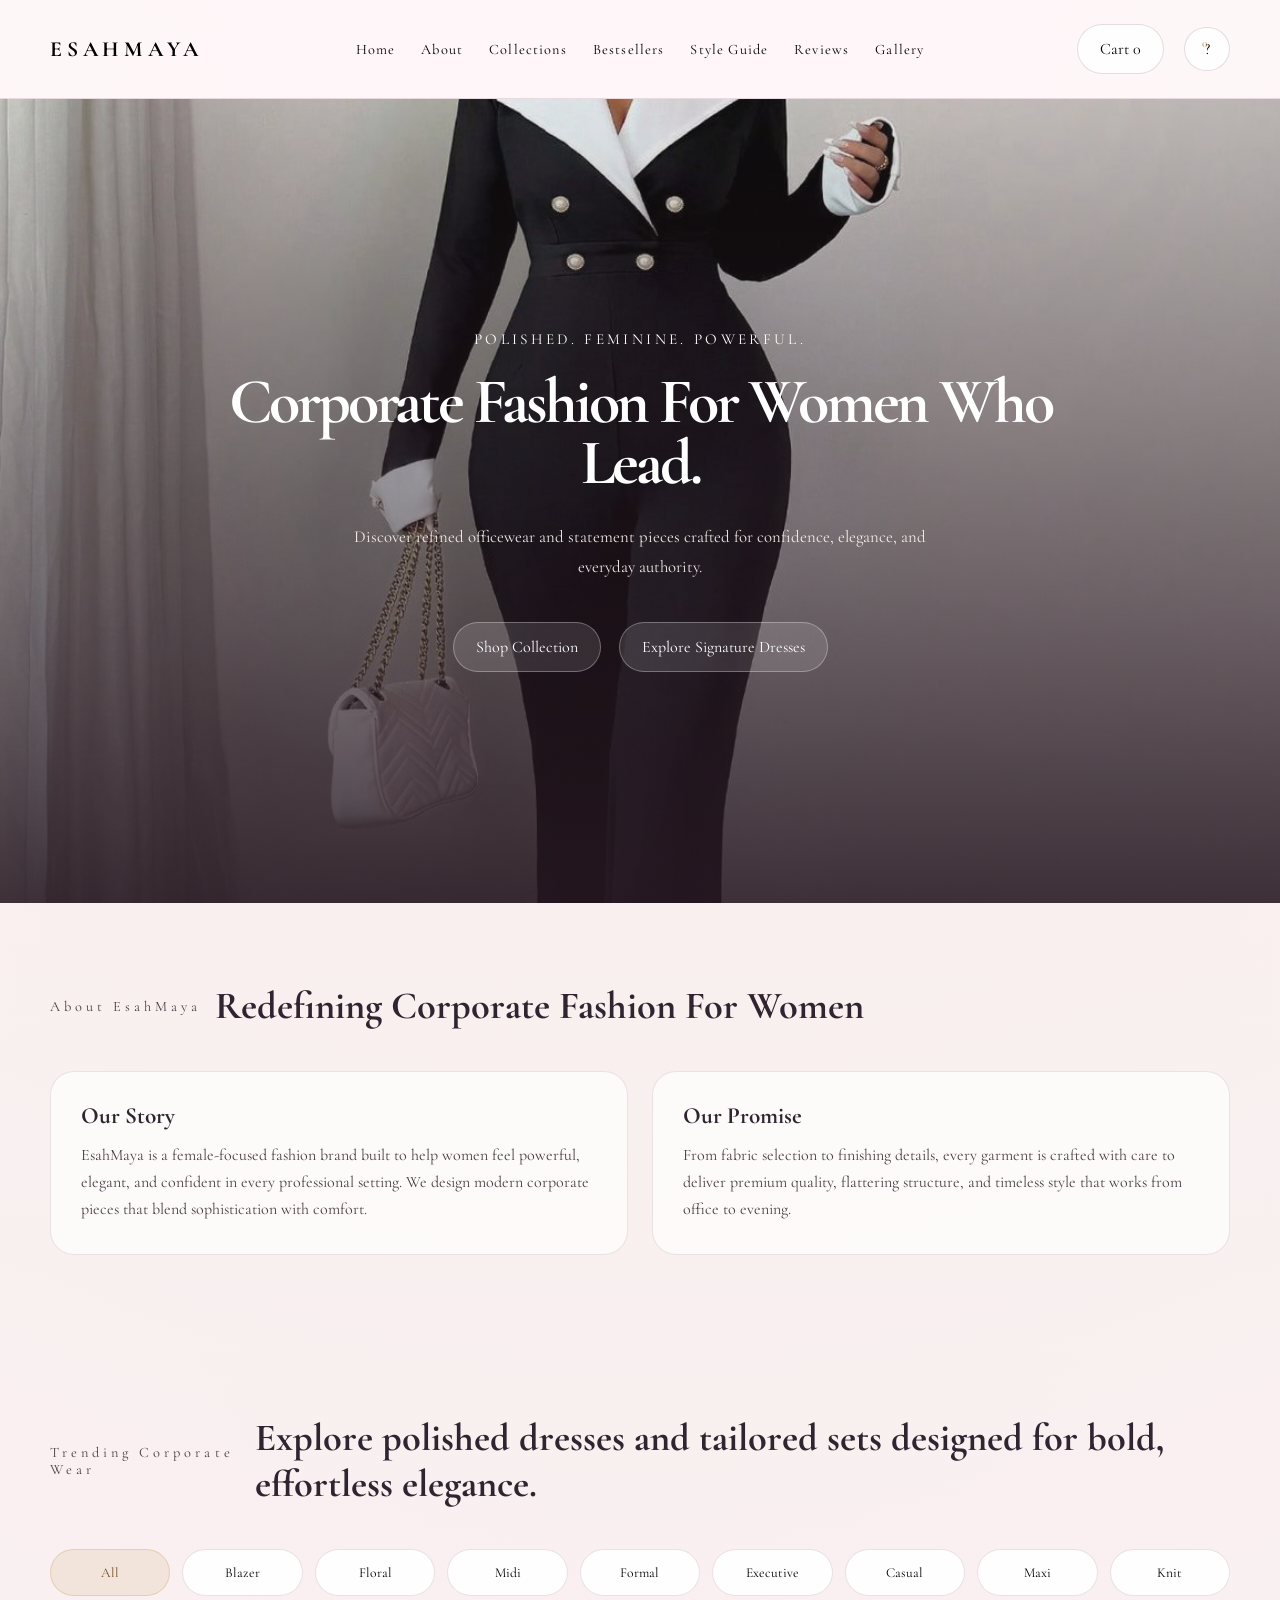
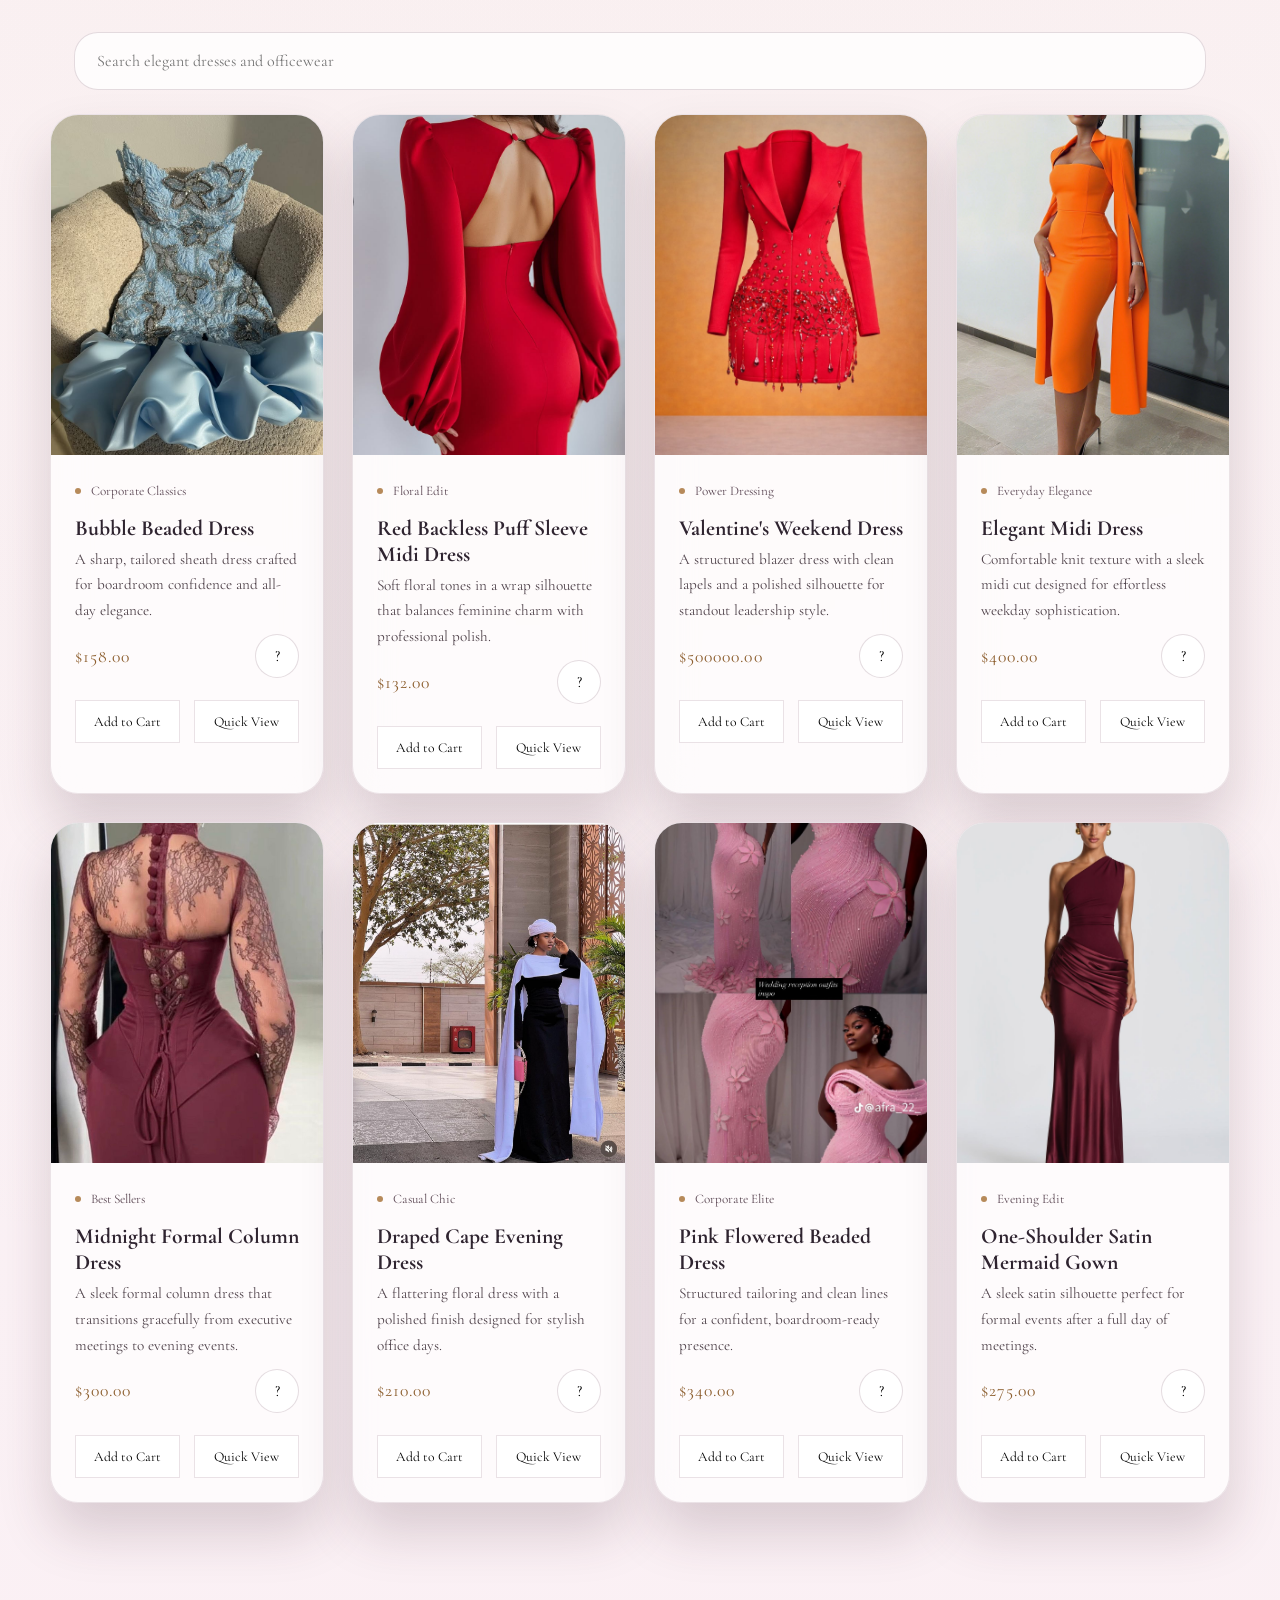
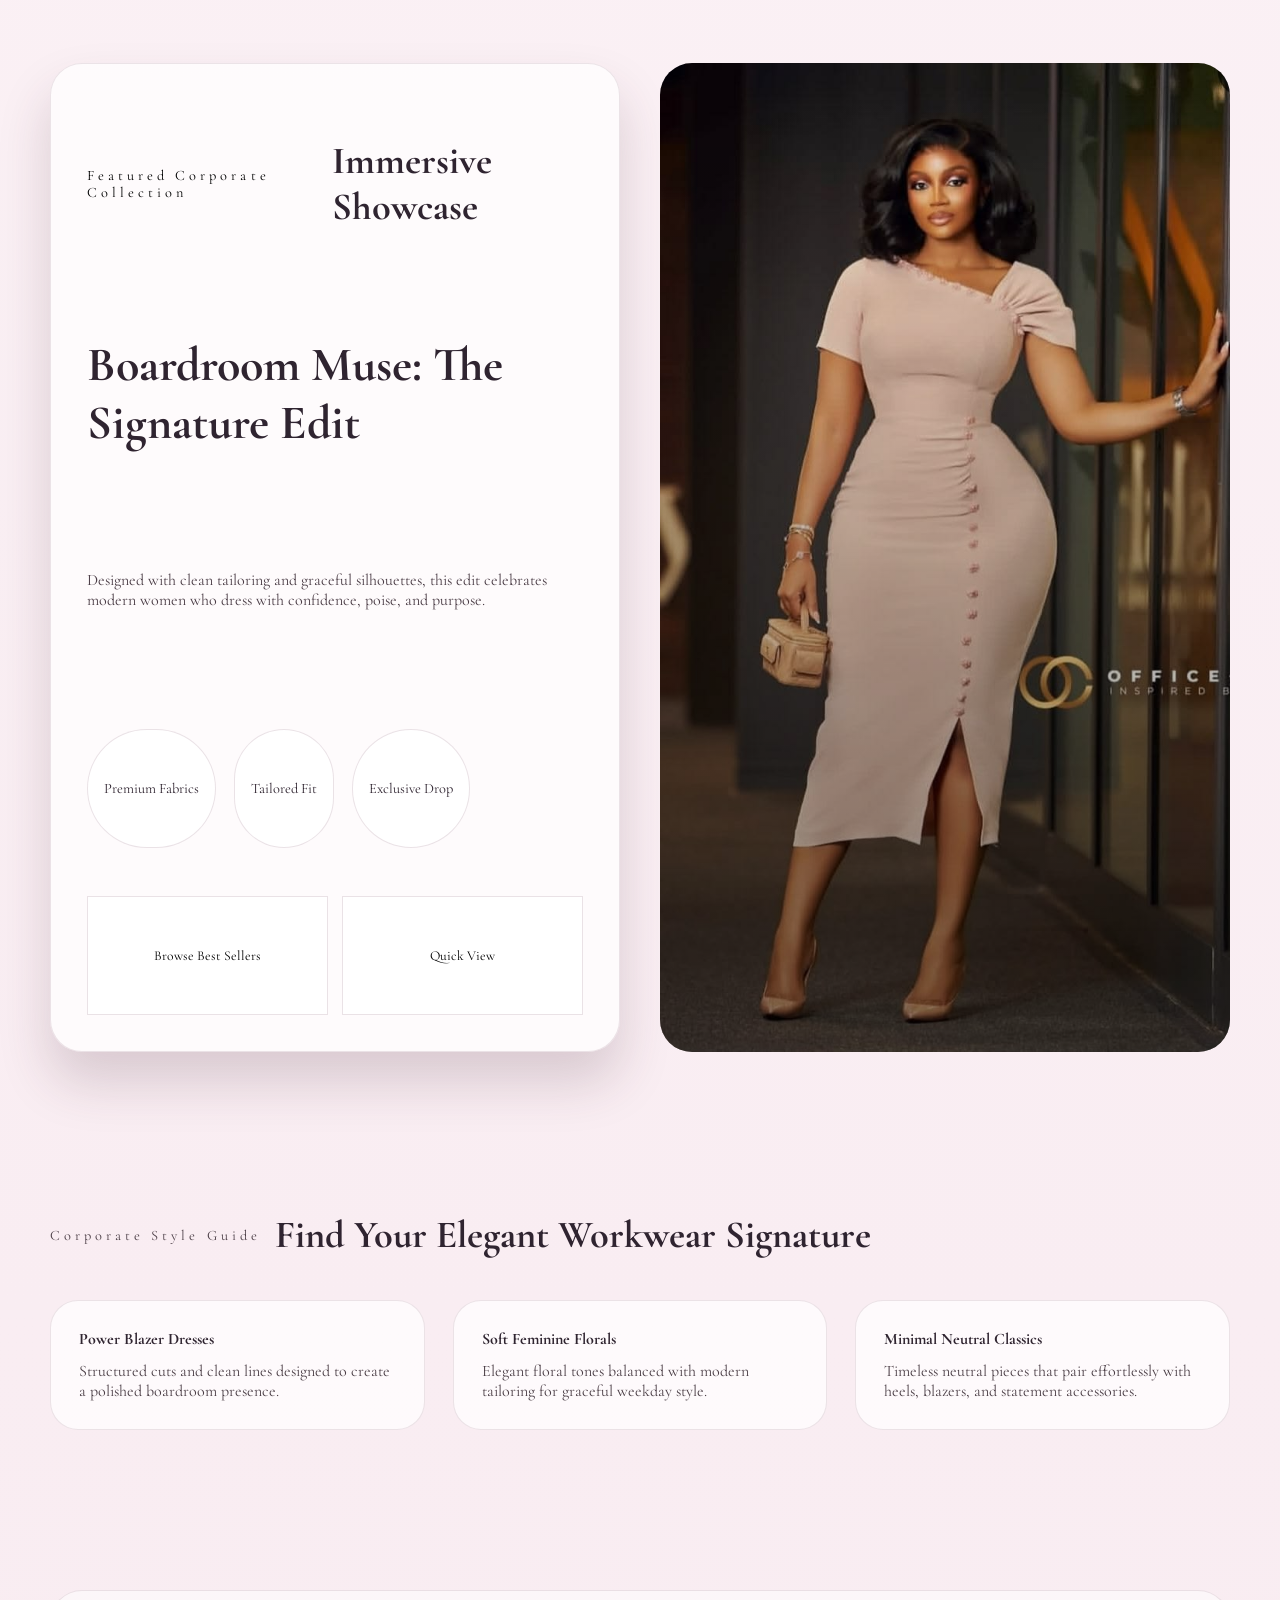
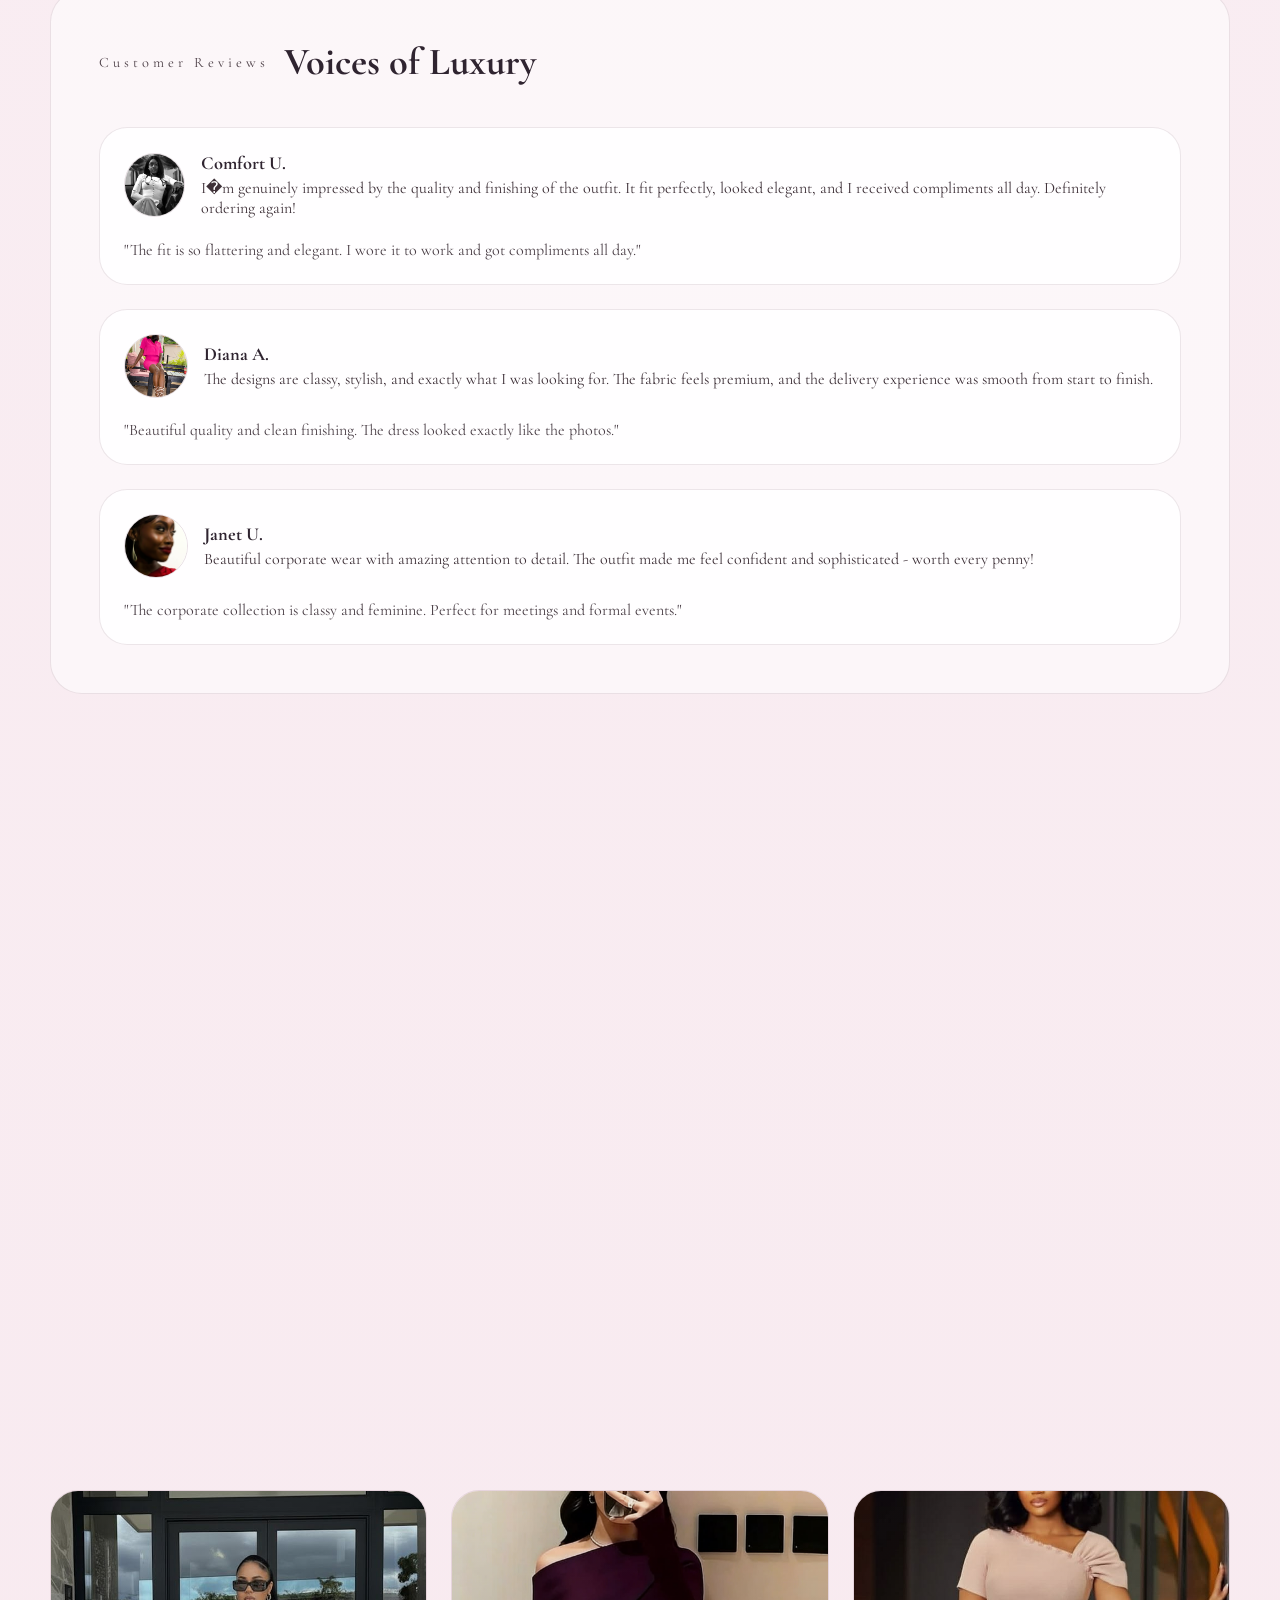
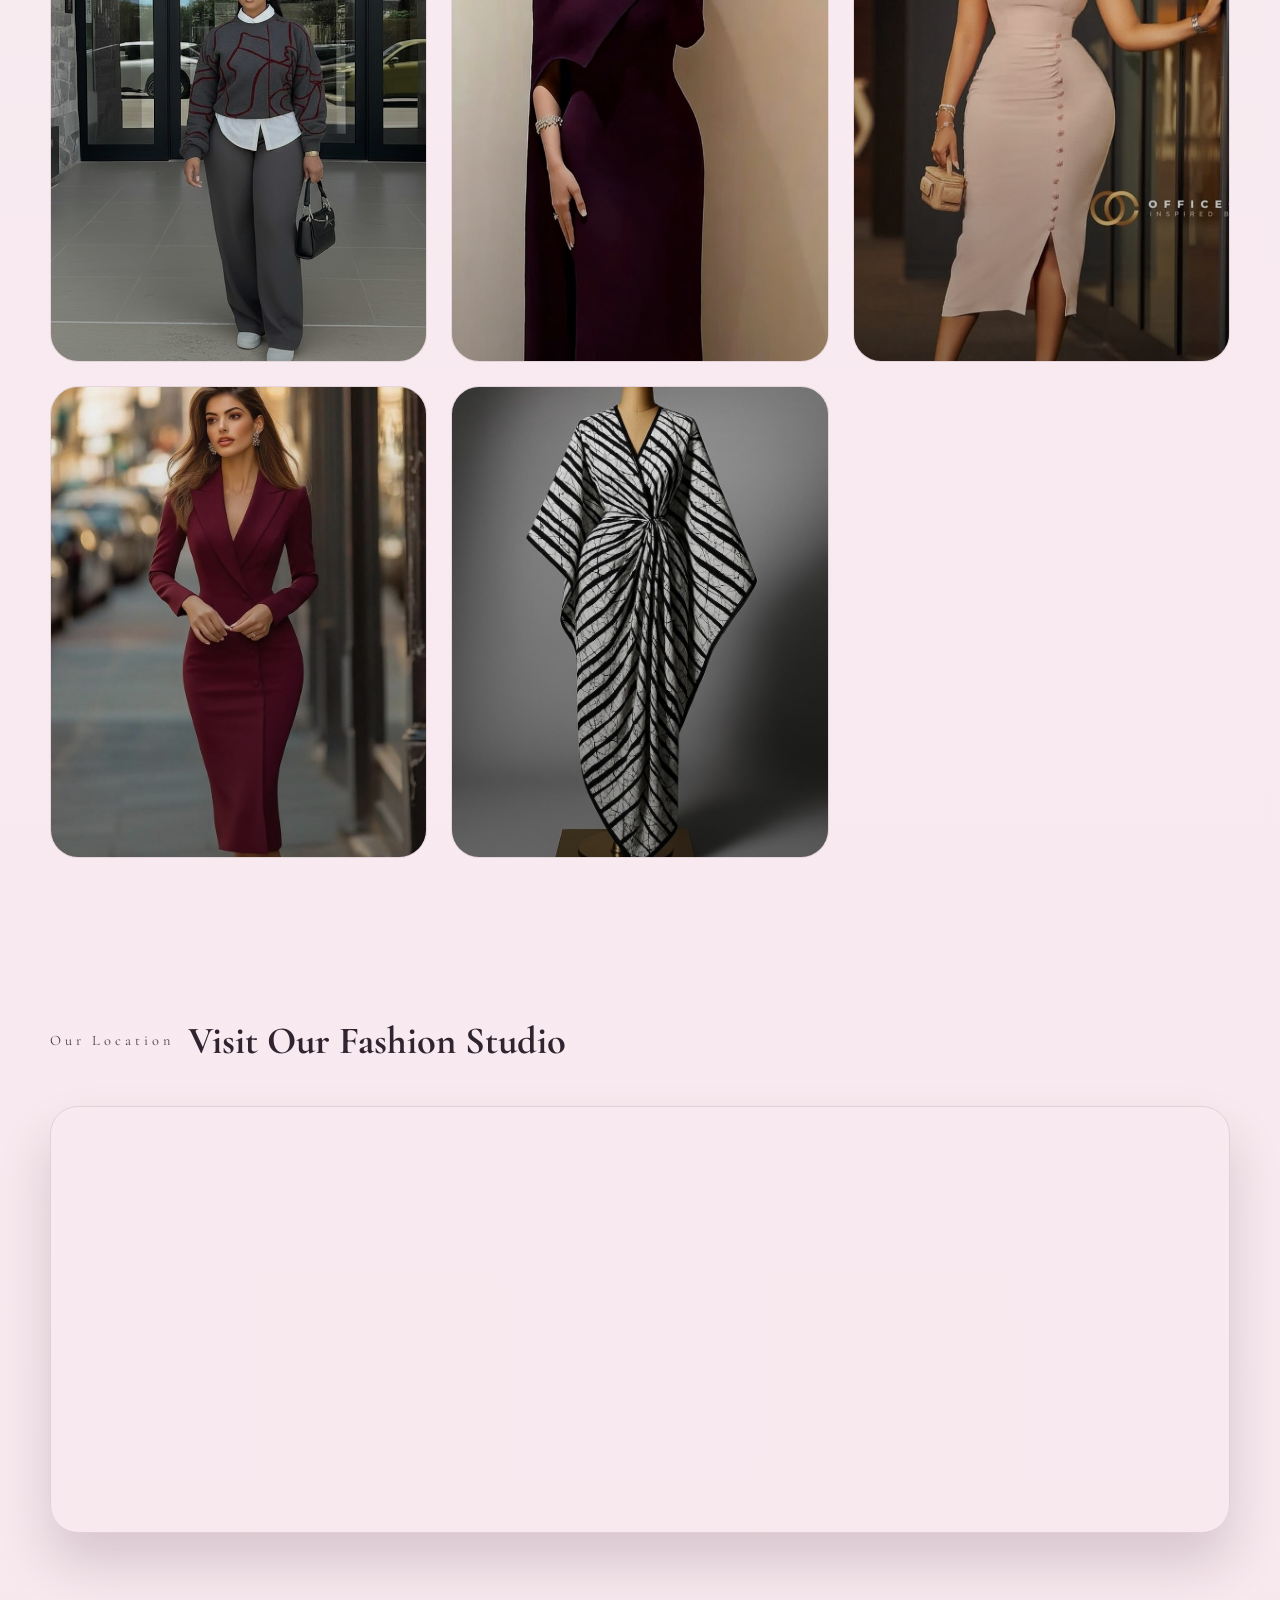
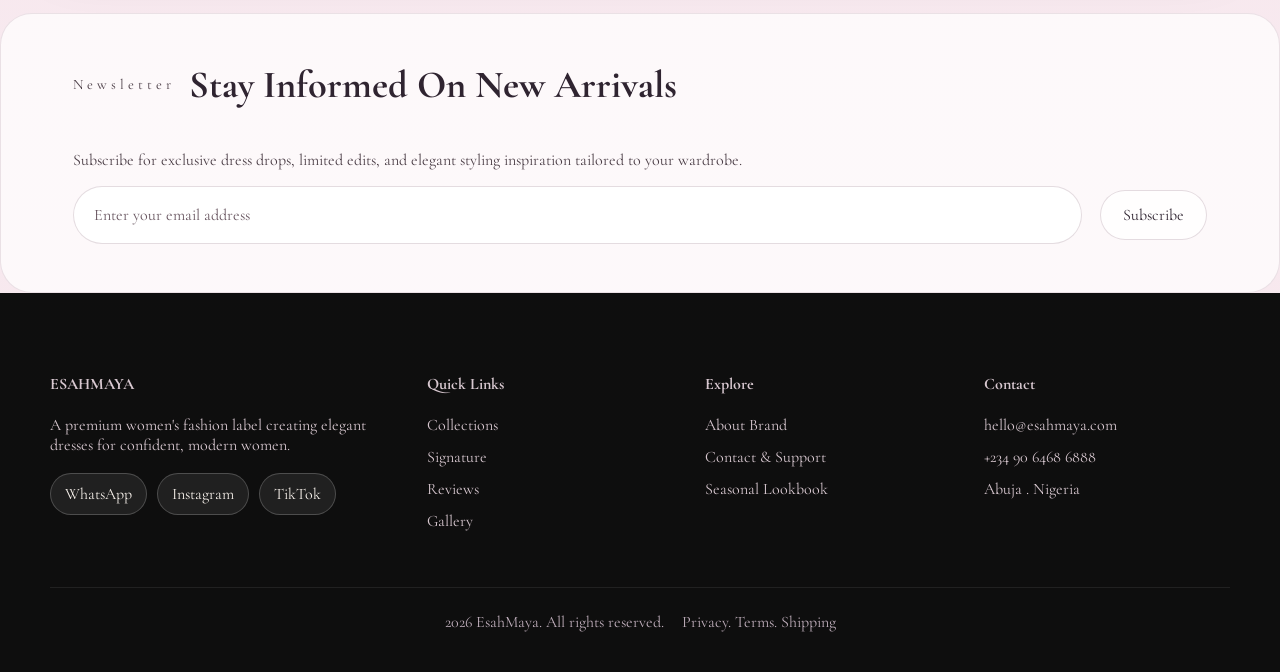
<file: index.html>
﻿<!DOCTYPE html>
<html lang="en">
<head>
  <meta charset="UTF-8" />
  <meta name="viewport" content="width=device-width, initial-scale=1.0" />
  <title>EsahMaya | Elegance Dresses</title>
  <link rel="preconnect" href="https://fonts.googleapis.com" />
  <link rel="preconnect" href="https://fonts.gstatic.com" crossorigin />
  <link href="https://fonts.googleapis.com/css2?family=Cormorant+Garamond:wght@400;600;700;800&family=Inter:wght@400;500;600&display=swap" rel="stylesheet" />
  <link rel="stylesheet" href="styles.css" />
</head>
<body>
  <header>
    <div class="container navbar">
      <div class="brand">
        <h1>ESAHMAYA</h1>
      </div>
      <nav>
        <ul>
          <li><a href="#home">Home</a></li>
          <li><a href="#about">About</a></li>
          <li><a href="#collections">Collections</a></li>
          <li><a href="#featured">Bestsellers</a></li>
          <li><a href="#explorer">Style Guide</a></li>
          <li><a href="#reviews">Reviews</a></li>
          <li><a href="#gallery">Gallery</a></li>
        </ul>
      </nav>
      <div class="nav-actions">
        <button class="bag-button" aria-label="Open shopping cart">Cart <span id="cart-count">0</span></button>
        <button class="icon-button">? <span id="wishlist-count" style="position:absolute;transform:translate(-40%, -40%);font-size:0.75rem;color:var(--gold);"></span></button>
      </div>
    </div>
  </header>

  <main>
    <section class="hero" id="home">
      <div class="hero-media"></div>
      <div class="hero-overlay"></div>
      <div class="container hero-content">
        <p class="subtitle">Polished. Feminine. Powerful.</p>
        <h2>Corporate Fashion For Women Who Lead.</h2>
        <p class="lead">Discover refined officewear and statement pieces crafted for confidence, elegance, and everyday authority.</p>
        <div class="hero-cta">
          <button class="shop-collection">Shop Collection</button>
          <button class="signature-dresses">Explore Signature Dresses</button>
        </div>
      </div>
    </section>

    <section id="about">
      <div class="container">
        <div class="section-title fade-up">
          <span>About EsahMaya</span>
          <h3>Redefining Corporate Fashion For Women</h3>
        </div>
        <div class="about-grid fade-up">
          <div class="about-card">
            <h4>Our Story</h4>
            <p>EsahMaya is a female-focused fashion brand built to help women feel powerful, elegant, and confident in every professional setting. We design modern corporate pieces that blend sophistication with comfort.</p>
          </div>
          <div class="about-card">
            <h4>Our Promise</h4>
            <p>From fabric selection to finishing details, every garment is crafted with care to deliver premium quality, flattering structure, and timeless style that works from office to evening.</p>
          </div>
        </div>
      </div>
    </section>

    <section id="collections">
      <div class="container">
        <div class="section-title fade-up">
          <span>Trending Corporate Wear</span>
          <h3>Explore polished dresses and tailored sets designed for bold, effortless elegance.</h3>
        </div>
        <div class="filters fade-up">
          <button class="filter-button active" data-family="All">All</button>
          <button class="filter-button" data-family="Blazer">Blazer</button>
          <button class="filter-button" data-family="Floral">Floral</button>
          <button class="filter-button" data-family="Midi">Midi</button>
          <button class="filter-button" data-family="Formal">Formal</button>
          <button class="filter-button" data-family="Executive">Executive</button>
          <button class="filter-button" data-family="Casual">Casual</button>
          <button class="filter-button" data-family="Maxi">Maxi</button>
          <button class="filter-button" data-family="Knit">Knit</button>
        </div>
        <div class="container" style="margin-bottom:24px;">
          <input id="search-input" type="search" placeholder="Search elegant dresses and officewear" style="width:100%;padding:18px 22px;border-radius:24px;border:1px solid rgba(122,79,102,0.2);background:rgba(255,255,255,0.8);color:var(--text);" />
        </div>
        <div id="collection-grid" class="grid row-4"></div>
      </div>
    </section>

    <section id="featured">
      <div class="container featured">
        <div class="featured-card fade-up">
          <div class="section-title">
            <span class="featured-caption">Featured Corporate Collection</span>
            <h3>Immersive Showcase</h3>
          </div>
          <h4>Boardroom Muse: The Signature Edit</h4>
          <p>Designed with clean tailoring and graceful silhouettes, this edit celebrates modern women who dress with confidence, poise, and purpose.</p>
          <div class="featured-highlight">
            <span class="highlight-pill">Premium Fabrics</span>
            <span class="highlight-pill">Tailored Fit</span>
            <span class="highlight-pill">Exclusive Drop</span>
          </div>
          <div class="card-actions">
            <button class="shop-collection">Browse Best Sellers</button>
            <button class="quick-btn" data-product-id="5">Quick View</button>
          </div>
        </div>
        <div class="featured-media fade-up">
          <img src="img/executive.jpg" alt="Featured corporate fashion look" />
        </div>
      </div>
    </section>

    <section id="explorer">
      <div class="container">
        <div class="section-title fade-up">
          <span>Corporate Style Guide</span>
          <h3>Find Your Elegant Workwear Signature</h3>
        </div>
        <div class="grid row-3 fade-up">
          <div class="benefit-card">
            <h4>Power Blazer Dresses</h4>
            <p>Structured cuts and clean lines designed to create a polished boardroom presence.</p>
          </div>
          <div class="benefit-card">
            <h4>Soft Feminine Florals</h4>
            <p>Elegant floral tones balanced with modern tailoring for graceful weekday style.</p>
          </div>
          <div class="benefit-card">
            <h4>Minimal Neutral Classics</h4>
            <p>Timeless neutral pieces that pair effortlessly with heels, blazers, and statement accessories.</p>
          </div>
        </div>
      </div>
    </section>

    <section id="reviews">
      <div class="container testimonials fade-up">
        <div class="section-title">
          <span>Customer Reviews</span>
          <h3>Voices of Luxury</h3>
        </div>
        <div class="review-slider">
          <div class="review-card">
            <div class="review-meta">
              <img src="img/Agbenu.jpeg" alt="Customer photo" />
              <div>
                <h5>Comfort U.</h5>
                <div class="stars">I�m genuinely impressed by the quality and finishing of the outfit. It fit perfectly, looked elegant, and I received compliments all day. Definitely ordering again!</div>
              </div>
            </div>
            <p>"The fit is so flattering and elegant. I wore it to work and got compliments all day."</p>
          </div>
          <div class="review-card">
            <div class="review-meta">
              <img src="img/ALLS9207.JPG" alt="Customer photo" />
              <div>
                <h5>Diana A.</h5>
                <div class="stars">The designs are classy, stylish, and exactly what I was looking for. The fabric feels premium, and the delivery experience was smooth from start to finish.</div>
              </div>
            </div>
            <p>"Beautiful quality and clean finishing. The dress looked exactly like the photos."</p>
          </div>
          <div class="review-card">
            <div class="review-meta">
              <img src="img/_MG_4373.jpg" alt="Customer photo" />
              <div>
                <h5>Janet U.</h5>
                <div class="stars">Beautiful corporate wear with amazing attention to detail. The outfit made me feel confident and sophisticated - worth every penny!</div>
              </div>
            </div>
            <p>"The corporate collection is classy and feminine. Perfect for meetings and formal events."</p>
          </div>
        </div>
      </div>
    </section>

    <section>
      <div class="container">
        <div class="section-title fade-up">
          <span>Why Choose Us</span>
          <h3>Excellence In Every Detail</h3>
        </div>
        <div class="benefits fade-up">
          <div class="benefit-card">
            <h4>Elegant Tailoring</h4>
            <p>Each design is tailored to flatter your silhouette while keeping a professional, refined finish.</p>
          </div>
          <div class="benefit-card">
            <h4>Premium Quality</h4>
            <p>Every dress is crafted from quality materials chosen for comfort, durability, and polished appearance.</p>
          </div>
          <div class="benefit-card">
            <h4>Luxury Presentation</h4>
            <p>Beautiful packaging and thoughtful finishing details that match the elegance of each piece.</p>
          </div>
          <div class="benefit-card">
            <h4>Nationwide Delivery</h4>
            <p>Fast, secure shipping with attention to presentation and premium handling.</p>
          </div>
          <div class="benefit-card">
            <h4>Secure Payments</h4>
            <p>Pay with confidence using trusted gateways and encrypted checkout flows.</p>
          </div>
          <div class="benefit-card">
            <h4>Customer Service</h4>
            <p>Dedicated support for sizing, styling, and order tracking from checkout to delivery.</p>
          </div>
        </div>
      </div>
    </section>

    <section id="gallery">
      <div class="container">
        <div class="section-title fade-up">
          <span>Fashion Experience</span>
          <h3>Gallery of Corporate Elegance</h3>
        </div>
        <div class="gallery-grid fade-up">
          <a href="img/blazers1.jpg" target="_blank" class="gallery-item"><img src="img/casual.jpg" alt="Corporate fashion gallery 1" /></a>
          <a href="img/coperate dress.jpg" target="_blank" class="gallery-item"><img src="img/evening.jpg" alt="Corporate fashion gallery 2" /></a>
          <a href="img/evening.jpg" target="_blank" class="gallery-item"><img src="img/executive.jpg" alt="Corporate fashion gallery 3" /></a>
          <a href="img/floral dress.jpg" target="_blank" class="gallery-item"><img src="img/formal.jpg" alt="Corporate fashion gallery 4" /></a>
          <a href="img/midi.jpg" target="_blank" class="gallery-item"><img src="img/esty.jpg" alt="Corporate fashion gallery 5" /></a>
        </div>
      </div>
    </section>

    <section id="location">
      <div class="container">
        <div class="section-title fade-up">
          <span>Our Location</span>
          <h3>Visit Our Fashion Studio</h3>
        </div>
        <div class="map-wrap fade-up">
          <iframe
            title="EsahMaya location map"
            src="https://www.google.com/maps?q=Abuja%2C%20Nigeria&output=embed"
            loading="lazy"
            referrerpolicy="no-referrer-when-downgrade"></iframe>
        </div>
      </div>
    </section>

    <section class="newsletter fade-up">
      <div class="container">
        <div class="section-title">
          <span>Newsletter</span>
          <h3>Stay Informed On New Arrivals</h3>
        </div>
        <p style="max-width:760px; color: #4b3e46;">Subscribe for exclusive dress drops, limited edits, and elegant styling inspiration tailored to your wardrobe.</p>
        <form class="newsletter-form">
          <input type="email" placeholder="Enter your email address" aria-label="Newsletter email" required />
          <button type="submit">Subscribe</button>
        </form>
      </div>
    </section>
  </main>

  <footer>
    <div class="container footer-grid">
      <div>
        <h4>ESAHMAYA</h4>
        <p class="footer-text">A premium women&apos;s fashion label creating elegant dresses for confident, modern women.</p>
        <div class="social-links" aria-label="Social media links">
          <a href="https://wa.me/2349064686888" target="_blank" rel="noopener noreferrer" aria-label="WhatsApp">
            <span>WhatsApp</span>
          </a>
          <a href="https://instagram.com/esahmaya" target="_blank" rel="noopener noreferrer" aria-label="Instagram">
            <span>Instagram</span>
          </a>
          <a href="https://www.tiktok.com/@esahmaya" target="_blank" rel="noopener noreferrer" aria-label="TikTok">
            <span>TikTok</span>
          </a>
        </div>
      </div>
      <div>
        <h4>Quick Links</h4>
        <ul class="footer-links">
          <li><a href="#collections">Collections</a></li>
          <li><a href="#featured">Signature</a></li>
          <li><a href="#reviews">Reviews</a></li>
          <li><a href="#gallery">Gallery</a></li>
        </ul>
      </div>
      <div>
        <h4>Explore</h4>
        <ul class="footer-links">
          <li><a href="about.html">About Brand</a></li>
          <li><a href="contact.html">Contact & Support</a></li>
          <li><a href="lookbook.html">Seasonal Lookbook</a></li>
        </ul>
      </div>
      <div>
        <h4>Contact</h4>
        <ul class="footer-links">
          <li>hello@esahmaya.com</li>
          <li>+234 90 6468 6888</li>
          <li>Abuja . Nigeria</li>
        </ul>
      </div>
    </div>
    <div class="container footer-bottom">
      <span>2026 EsahMaya. All rights reserved.</span>
      <span>Privacy. Terms. Shipping</span>
    </div>
  </footer>

  <div class="cart-panel">
    <div class="cart-panel-backdrop"></div>
    <div class="cart-panel-content fade-up">
      <button class="cart-close" aria-label="Close cart">?</button>
      <div>
        <h3>Shopping Cart</h3>
        <div id="cart-items" style="margin-top:20px;"></div>
      </div>
      <aside class="cart-summary">
        <h4>Order Summary</h4>
        <p style="color: rgba(247,241,235,0.84);">Checkout securely using Paystack or choose a bank transfer option.</p>
        <div style="margin-top: 24px; display:grid; gap:12px;">
          <div style="display:flex; justify-content:space-between; font-size:1rem;"><span>Total</span><strong id="cart-total">$0.00</strong></div>
          <label>
            <span style="display:block; margin-bottom:8px; color:var(--muted);">Name</span>
            <input id="checkout-name" type="text" placeholder="Full name" style="width:100%; padding:14px 16px; border-radius:16px; border:1px solid rgba(255,255,255,0.12); background:rgba(0,0,0,0.4); color:#f7f1eb;" />
          </label>
          <label>
            <span style="display:block; margin-bottom:8px; color:var(--muted);">Email</span>
            <input id="checkout-email" type="email" placeholder="name@example.com" style="width:100%; padding:14px 16px; border-radius:16px; border:1px solid rgba(255,255,255,0.12); background:rgba(0,0,0,0.4); color:#f7f1eb;" />
          </label>
          <label>
            <span style="display:block; margin-bottom:8px; color:var(--muted);">Payment Method</span>
            <select id="payment-method" style="width:100%; padding:14px 16px; border-radius:16px; border:1px solid rgba(255,255,255,0.12); background:rgba(0,0,0,0.4); color:#f7f1eb;">
              <option value="card">Card Payment</option>
              <option value="bank">Bank Transfer</option>
            </select>
          </label>
          <div class="checkout-actions">
            <button class="checkout-pay">Proceed to Secure Checkout</button>
          </div>
          <p id="payment-feedback" aria-live="polite"></p>
        </div>
      </aside>
    </div>
  </div>

  <div class="quick-view">
    <div class="quick-view-backdrop"></div>
    <div class="quick-view-content fade-up">
      <button class="quick-view-close" aria-label="Close quick view">?</button>
      <div id="quick-view-details"></div>
    </div>
  </div>

  <div class="modal">
    <div class="modal-backdrop"></div>
    <div class="modal-content fade-up">
      <button class="modal-close" aria-label="Close modal">?</button>
      <h3 id="modal-title">Payment Status</h3>
      <p id="modal-message">Your payment status will display here after checkout.</p>
    </div>
  </div>

  <script src="https://js.paystack.co/v1/inline.js"></script>
  <script src="script.js?v=20260519-1"></script>
</body>
</html>
</file>
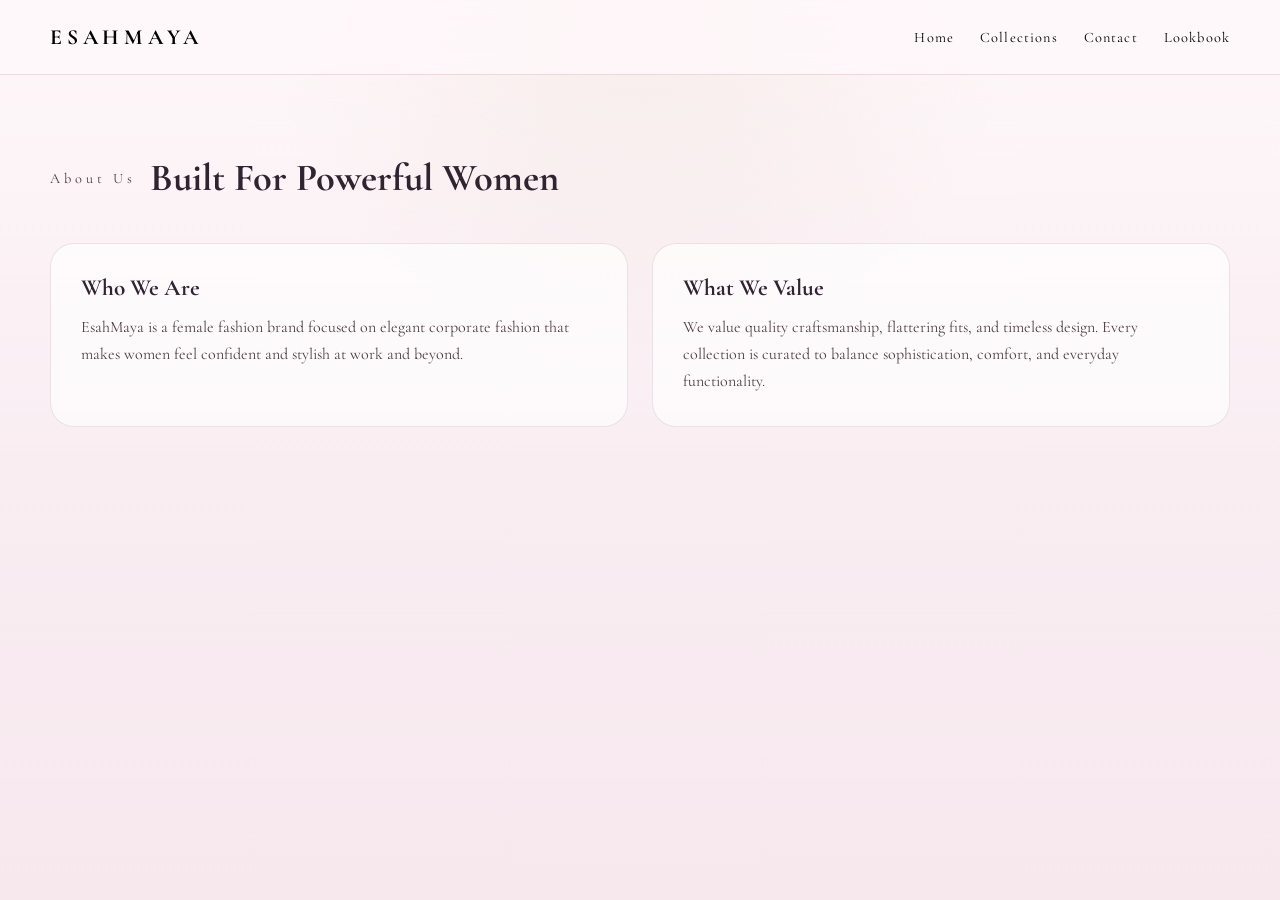
<file: about.html>
<!DOCTYPE html>
<html lang="en">
<head>
  <meta charset="UTF-8" />
  <meta name="viewport" content="width=device-width, initial-scale=1.0" />
  <title>About | EsahMaya</title>
  <link rel="preconnect" href="https://fonts.googleapis.com" />
  <link rel="preconnect" href="https://fonts.gstatic.com" crossorigin />
  <link href="https://fonts.googleapis.com/css2?family=Cormorant+Garamond:wght@400;600;700;800&family=Inter:wght@400;500;600&display=swap" rel="stylesheet" />
  <link rel="stylesheet" href="styles.css" />
</head>
<body>
  <header>
    <div class="container navbar">
      <div class="brand"><h1>ESAHMAYA</h1></div>
      <nav>
        <ul>
          <li><a href="index.html#home">Home</a></li>
          <li><a href="index.html#collections">Collections</a></li>
          <li><a href="contact.html">Contact</a></li>
          <li><a href="lookbook.html">Lookbook</a></li>
        </ul>
      </nav>
    </div>
  </header>
  <main>
    <section>
      <div class="container">
        <div class="section-title">
          <span>About Us</span>
          <h3>Built For Powerful Women</h3>
        </div>
        <div class="about-grid">
          <div class="about-card">
            <h4>Who We Are</h4>
            <p>EsahMaya is a female fashion brand focused on elegant corporate fashion that makes women feel confident and stylish at work and beyond.</p>
          </div>
          <div class="about-card">
            <h4>What We Value</h4>
            <p>We value quality craftsmanship, flattering fits, and timeless design. Every collection is curated to balance sophistication, comfort, and everyday functionality.</p>
          </div>
        </div>
      </div>
    </section>
  </main>
</body>
</html>
</file>
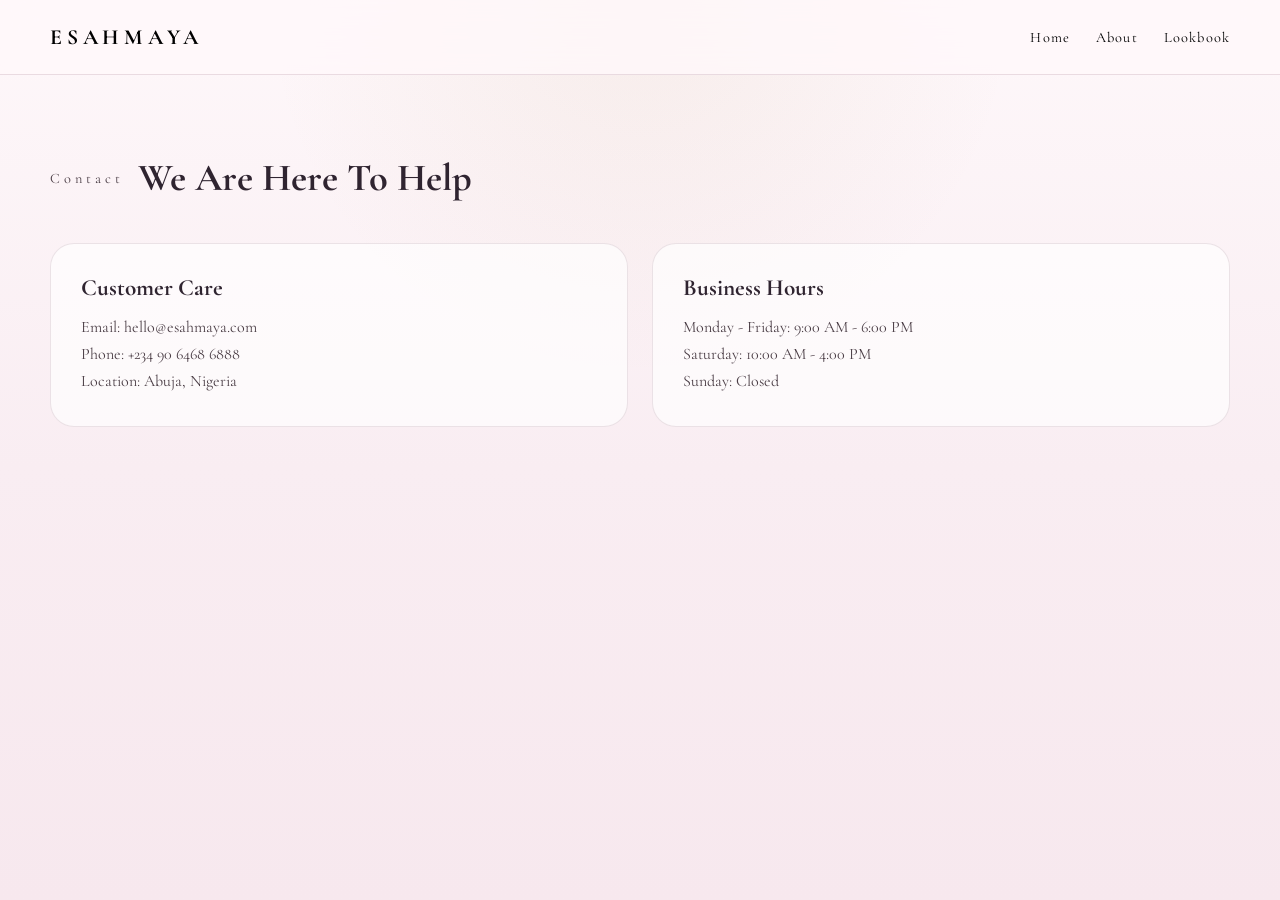
<file: contact.html>
<!DOCTYPE html>
<html lang="en">
<head>
  <meta charset="UTF-8" />
  <meta name="viewport" content="width=device-width, initial-scale=1.0" />
  <title>Contact | EsahMaya</title>
  <link rel="preconnect" href="https://fonts.googleapis.com" />
  <link rel="preconnect" href="https://fonts.gstatic.com" crossorigin />
  <link href="https://fonts.googleapis.com/css2?family=Cormorant+Garamond:wght@400;600;700;800&family=Inter:wght@400;500;600&display=swap" rel="stylesheet" />
  <link rel="stylesheet" href="styles.css" />
</head>
<body>
  <header>
    <div class="container navbar">
      <div class="brand"><h1>ESAHMAYA</h1></div>
      <nav>
        <ul>
          <li><a href="index.html#home">Home</a></li>
          <li><a href="about.html">About</a></li>
          <li><a href="lookbook.html">Lookbook</a></li>
        </ul>
      </nav>
    </div>
  </header>
  <main>
    <section>
      <div class="container">
        <div class="section-title">
          <span>Contact</span>
          <h3>We Are Here To Help</h3>
        </div>
        <div class="about-grid">
          <div class="about-card">
            <h4>Customer Care</h4>
            <p>Email: hello@esahmaya.com<br/>Phone: +234 90 6468 6888<br/>Location: Abuja, Nigeria</p>
          </div>
          <div class="about-card">
            <h4>Business Hours</h4>
            <p>Monday - Friday: 9:00 AM - 6:00 PM<br/>Saturday: 10:00 AM - 4:00 PM<br/>Sunday: Closed</p>
          </div>
        </div>
      </div>
    </section>
  </main>
</body>
</html>
</file>
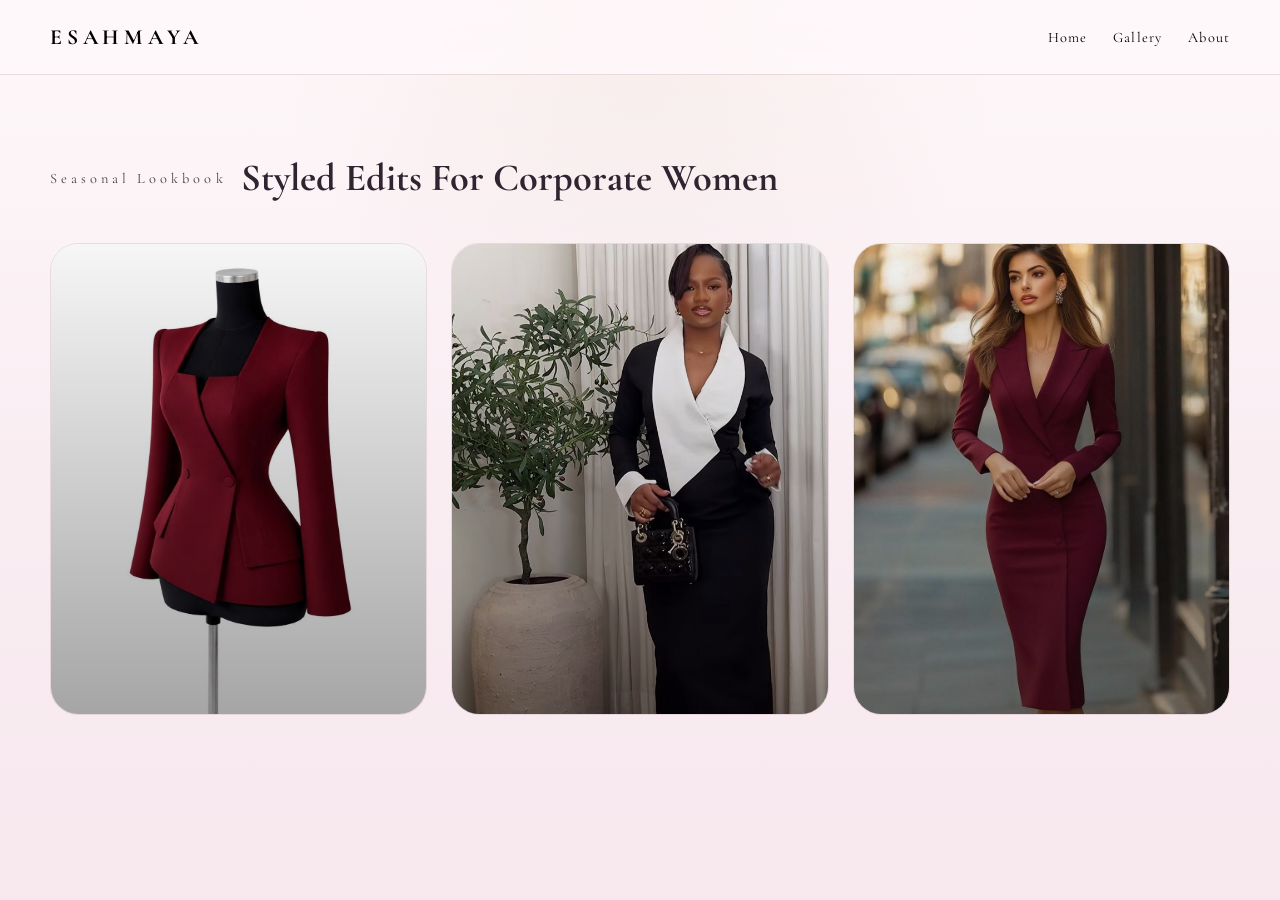
<file: lookbook.html>
<!DOCTYPE html>
<html lang="en">
<head>
  <meta charset="UTF-8" />
  <meta name="viewport" content="width=device-width, initial-scale=1.0" />
  <title>Lookbook | EsahMaya</title>
  <link rel="preconnect" href="https://fonts.googleapis.com" />
  <link rel="preconnect" href="https://fonts.gstatic.com" crossorigin />
  <link href="https://fonts.googleapis.com/css2?family=Cormorant+Garamond:wght@400;600;700;800&family=Inter:wght@400;500;600&display=swap" rel="stylesheet" />
  <link rel="stylesheet" href="styles.css" />
</head>
<body>
  <header>
    <div class="container navbar">
      <div class="brand"><h1>ESAHMAYA</h1></div>
      <nav>
        <ul>
          <li><a href="index.html#home">Home</a></li>
          <li><a href="index.html#gallery">Gallery</a></li>
          <li><a href="about.html">About</a></li>
        </ul>
      </nav>
    </div>
  </header>
  <main>
    <section>
      <div class="container">
        <div class="section-title">
          <span>Seasonal Lookbook</span>
          <h3>Styled Edits For Corporate Women</h3>
        </div>
        <div class="gallery-grid">
          <a href="img/blazers1.jpg" class="gallery-item" target="_blank"><img src="img/blazers1.jpg" alt="Lookbook 1"></a>
          <a href="img/coperate dress.jpg" class="gallery-item" target="_blank"><img src="img/coperate dress.jpg" alt="Lookbook 2"></a>
          <a href="img/formal.jpg" class="gallery-item" target="_blank"><img src="img/formal.jpg" alt="Lookbook 3"></a>
        </div>
      </div>
    </section>
  </main>
</body>
</html>
</file>
<file: styles.css>
/* Luxury fragrance e-commerce styles */
:root {
  --bg: #f8f1f3;
  --surface: #fff9fb;
  --surface-soft: rgba(148, 90, 108, 0.08);
  --text: #2f2430;
  --muted: #6d5561;
  --gold: #b68a5a;
  --gold-soft: rgba(182, 138, 90, 0.16);
  --cream: #fff7f8;
  --purple: #7a4f66;
  --brown: #6d4f47;
  --emerald: #2f5f55;
  --shadow: 0 30px 52px rgba(73, 37, 54, 0.18);
  font-family: "Cormorant Garamond", "Playfair Display", Georgia, serif;
}

* {
  box-sizing: border-box;
}

html {
  scroll-behavior: smooth;
}

body {
  margin: 0;
  background: radial-gradient(circle at top, rgba(182,138,90,0.09), transparent 34%),
              linear-gradient(180deg, #fef8fa 0%, #f9edf2 52%, #f7e8ee 100%);
  color: var(--text);
  min-height: 100vh;
}

a {
  color: inherit;
  text-decoration: none;
}

button, input, select {
  font: inherit;
}

img {
  max-width: 100%;
  display: block;
}

section {
  position: relative;
  padding: 80px 24px;
}

.container {
  width: min(1180px, calc(100% - 48px));
  margin: 0 auto;
}

header {
  position: sticky;
  top: 0;
  z-index: 20;
  backdrop-filter: blur(16px);
  background: rgba(255, 248, 250, 0.82);
  border-bottom: 1px solid rgba(122,79,102,0.16);
  color: #000;
}

.navbar {
  display: flex;
  align-items: center;
  justify-content: space-between;
  gap: 24px;
  padding: 24px 0;
}

.brand {
  display: flex;
  flex-direction: column;
  gap: 6px;
}

.brand span {
  letter-spacing: 0.25em;
  font-size: 0.8rem;
  color: var(--muted);
}

.brand h1 {
  margin: 0;
  font-size: 1.35rem;
  letter-spacing: 0.22em;
}

nav ul {
  display: flex;
  gap: 26px;
  align-items: center;
  list-style: none;
  margin: 0;
  padding: 0;
}

nav li {
  font-size: 0.9rem;
  letter-spacing: 0.08em;
}

nav li a:hover,
nav li a.active {
  color: var(--gold);
}

header a,
header .brand h1,
header .nav-actions button {
  color: #000;
}

.nav-actions {
  display: flex;
  align-items: center;
  gap: 20px;
}

.nav-actions button,
.hero-cta button,
.newsletter button,
.checkout-actions button {
  border: 1px solid rgba(122,79,102,0.2);
  background: rgba(255,255,255,0.8);
  color: var(--text);
  padding: 14px 22px;
  border-radius: 999px;
  cursor: pointer;
  transition: transform 0.25s ease, background 0.25s ease, border-color 0.25s ease;
}

.nav-actions button:hover,
.hero-cta button:hover,
.newsletter button:hover,
.checkout-actions button:hover {
  transform: translateY(-2px);
  background: rgba(201,166,107,0.16);
  border-color: rgba(201,166,107,0.45);
}

.icon-button {
  width: 44px;
  height: 44px;
  border-radius: 50%;
  display: inline-flex;
  align-items: center;
  justify-content: center;
}

.hero {
  min-height: calc(100vh - 96px);
  display: grid;
  place-items: center;
  padding: 0;
  overflow: hidden;
}

.hero::before {
  content: "";
  position: absolute;
  inset: 0;
  background: radial-gradient(circle at 20% 20%, rgba(182,138,90,0.14), transparent 28%),
              linear-gradient(180deg, rgba(59,32,44,0.22), rgba(59,32,44,0.72));
  pointer-events: none;
}

.hero-media {
  position: absolute;
  inset: 0;
  background: url('img/oddy8.jpg') center/cover no-repeat;
  opacity: 0.95;
  transform: scale(1.04);
}

.hero-overlay {
  position: absolute;
  inset: 0;
  background: linear-gradient(180deg, rgba(40,24,34,0.08), rgba(40,24,34,0.86));
}

.hero-content {
  position: relative;
  z-index: 2;
  text-align: center;
  max-width: 860px;
  margin: 0 auto;
}

.hero-content p.subtitle {
  margin: 0 auto 24px;
  font-size: 0.95rem;
  letter-spacing: 0.22em;
  text-transform: uppercase;
  color: #fff;
}

.hero-content h2 {
  margin: 0;
  font-size: clamp(3rem, 5vw, 5.4rem);
  line-height: 0.95;
  letter-spacing: -0.05em;
  color: #fff;
}

.hero-content p.lead {
  margin: 28px auto 0;
  max-width: 620px;
  color: rgba(247,241,235,0.96);
  font-size: 1.05rem;
  line-height: 1.8;
}

.hero-cta {
  display: flex;
  justify-content: center;
  flex-wrap: wrap;
  gap: 18px;
  margin-top: 40px;
}

.section-title {
  display: flex;
  align-items: center;
  gap: 14px;
  margin-bottom: 42px;
}

.section-title span {
  font-size: 0.9rem;
  letter-spacing: 0.28em;
  color: #4b3e46;
}

.section-title h3 {
  margin: 0;
  font-size: clamp(2rem, 3vw, 3.5rem);
}

.about-grid {
  display: grid;
  grid-template-columns: repeat(2, minmax(0, 1fr));
  gap: 24px;
}

.about-card {
  padding: 30px;
  border-radius: 24px;
  background: rgba(255,255,255,0.65);
  border: 1px solid rgba(122,79,102,0.14);
}

.about-card h4 {
  margin: 0 0 12px;
  font-size: 1.45rem;
}

.about-card p {
  margin: 0;
  color: #4b3e46;
  line-height: 1.7;
}

.grid {
  display: grid;
  gap: 28px;
}

.row-3 {
  grid-template-columns: repeat(3, minmax(0, 1fr));
}

.row-4 {
  grid-template-columns: repeat(4, minmax(0, 1fr));
}

.card {
  background: rgba(255,255,255,0.7);
  border: 1px solid rgba(122,79,102,0.14);
  border-radius: 28px;
  overflow: hidden;
  box-shadow: var(--shadow);
  backdrop-filter: blur(18px);
}

.card img {
  width: 100%;
  aspect-ratio: 4 / 5;
  object-fit: cover;
}

.card-body {
  padding: 24px;
}

.product-tag {
  display: inline-flex;
  align-items: center;
  gap: 10px;
  font-size: 0.82rem;
  color: #5b4753;
  margin-bottom: 16px;
}

.product-tag::before {
  content: "";
  width: 6px;
  height: 6px;
  background: var(--gold);
  border-radius: 50%;
}

.card h4 {
  margin: 0 0 6px;
  font-size: 1.35rem;
}

.card p {
  margin: 0;
  color: #4f424a;
  line-height: 1.7;
  font-size: 0.95rem;
}

.product-meta {
  display: flex;
  justify-content: space-between;
  align-items: center;
  gap: 16px;
  margin: 10px 0 0;
}

.price {
  font-size: 1.1rem;
  letter-spacing: 0.06em;
  color: #8d5f2f;
}

.card-actions {
  display: flex;
  justify-content: space-between;
  gap: 14px;
  margin-top: 22px;
}

.card-actions button,
.filter-button {
  flex: 1;
  font-size: 0.85rem;
  background: rgba(255,255,255,0.9);
  border: 1px solid rgba(122,79,102,0.16);
  padding: 12px 14px;
}

.card-actions button:hover,
.filter-button:hover {
  background: rgba(201,166,107,0.11);
  border-color: rgba(201,166,107,0.4);
}

.wishlist {
  width: 44px;
  height: 44px;
  display: inline-grid;
  place-items: center;
  border-radius: 50%;
  border: 1px solid rgba(122,79,102,0.2);
  background: rgba(255,255,255,0.85);
}

.wishlist.active {
  background: rgba(201,166,107,0.2);
  border-color: rgba(201,166,107,0.35);
}

.featured {
  display: grid;
  grid-template-columns: 1fr 1fr;
  gap: 40px;
  align-items: stretch;
}

.featured-card {
  display: grid;
  gap: 26px;
  padding: 36px;
  background: rgba(255,255,255,0.74);
  border: 1px solid rgba(122,79,102,0.14);
  border-radius: 32px;
  box-shadow: var(--shadow);
  height: 100%;
}

.featured-card .featured-caption {
  color: #000;
}

.featured-card h4 {
  font-size: 3rem;
  margin: 0;
}

.featured-card p {
  font-size: 1rem;
  color: #4a3c45;
}

.featured-highlight {
  display: flex;
  flex-wrap: wrap;
  gap: 18px;
}

.highlight-pill {
  display: inline-flex;
  align-items: center;
  gap: 10px;
  padding: 12px 16px;
  border-radius: 999px;
  background: rgba(255,255,255,0.9);
  border: 1px solid rgba(122,79,102,0.16);
  font-size: 0.9rem;
}

.featured-media {
  position: relative;
  overflow: hidden;
  border-radius: 32px;
  height: 100%;
}

.featured-media::after {
  content: "";
  position: absolute;
  inset: 0;
  background: linear-gradient(180deg, rgba(0,0,0,0), rgba(0,0,0,0.45));
}

.featured-media img {
  width: 100%;
  height: 100%;
  object-fit: cover;
}

.filters {
  display: flex;
  flex-wrap: wrap;
  gap: 12px;
  margin-bottom: 36px;
}

.filter-button {
  display: inline-flex;
  align-items: center;
  justify-content: center;
  min-width: 112px;
  padding: 14px 18px;
  border-radius: 999px;
  transition: background 0.3s ease, color 0.3s ease;
}

.filter-button.active {
  background: rgba(201,166,107,0.16);
  color: #734d23;
  border-color: rgba(201,166,107,0.35);
}

.testimonials {
  background: rgba(255,255,255,0.55);
  border: 1px solid rgba(122,79,102,0.14);
  border-radius: 32px;
  padding: 48px;
}

.review-slider {
  display: grid;
  gap: 24px;
}

.review-card {
  background: rgba(255,255,255,0.88);
  border: 1px solid rgba(122,79,102,0.14);
  padding: 24px;
  border-radius: 28px;
}

.review-meta {
  display: flex;
  align-items: center;
  gap: 16px;
  margin-bottom: 22px;
}

.review-meta img {
  width: 64px;
  height: 64px;
  object-fit: cover;
  border-radius: 50%;
  border: 1px solid rgba(122,79,102,0.18);
}

.review-meta div {
  display: grid;
  gap: 4px;
}

.review-meta h5 {
  margin: 0;
  font-size: 1.15rem;
}

.stars {
  display: inline-flex;
  gap: 4px;
  color: #3f3139;
}

.review-card p {
  margin: 0;
  color: #4b3f47;
}

.benefits {
  display: grid;
  gap: 20px;
  grid-template-columns: repeat(3, minmax(0, 1fr));
}

.benefit-card {
  padding: 28px;
  border-radius: 28px;
  border: 1px solid rgba(122,79,102,0.14);
  background: rgba(255,255,255,0.72);
}

.benefit-card h4 {
  margin: 0 0 12px;
}

.benefit-card p {
  margin: 0;
  color: #4b3e46;
}

.gallery-grid {
  display: grid;
  gap: 24px;
  grid-template-columns: repeat(3, minmax(0, 1fr));
}

.gallery-item {
  position: relative;
  display: block;
  aspect-ratio: 4 / 5;
  overflow: hidden;
  border-radius: 28px;
  border: 1px solid rgba(122,79,102,0.14);
}

.gallery-item img {
  width: 100%;
  height: 100%;
  object-fit: cover;
  transition: transform 0.8s ease;
}

.gallery-item:hover img {
  transform: scale(1.08);
}

.gallery-item::after {
  content: "";
  position: absolute;
  inset: 0;
  background: linear-gradient(180deg, rgba(0,0,0,0.03), rgba(0,0,0,0.35));
}

.map-wrap {
  border-radius: 28px;
  overflow: hidden;
  border: 1px solid rgba(122,79,102,0.16);
  box-shadow: var(--shadow);
}

.map-wrap iframe {
  width: 100%;
  height: 420px;
  border: 0;
}

.newsletter {
  background: rgba(255,255,255,0.7);
  border: 1px solid rgba(122,79,102,0.14);
  border-radius: 32px;
  padding: 48px;
}

.newsletter-form {
  display: grid;
  grid-template-columns: 1fr auto;
  gap: 18px;
  align-items: center;
}

.newsletter input {
  width: 100%;
  padding: 18px 20px;
  border-radius: 999px;
  border: 1px solid rgba(122,79,102,0.2);
  background: rgba(255,255,255,0.95);
  color: var(--text);
}

.newsletter input::placeholder {
  color: #695761;
}

footer {
  padding: 60px 24px 40px;
  background: rgba(0,0,0,0.94);
}

.footer-grid {
  display: grid;
  gap: 32px;
  grid-template-columns: 1.4fr 1fr 1fr 1fr;
}

.footer-grid h4,
.footer-links li,
.footer-text {
  color: #d8c8d0;
}

.footer-text {
  max-width: 420px;
}

.footer-links {
  list-style: none;
  padding: 0;
  display: grid;
  gap: 12px;
}

.footer-links a:hover {
  color: var(--gold);
}

.social-links {
  margin-top: 18px;
  display: flex;
  gap: 10px;
  flex-wrap: wrap;
}

.social-links a {
  padding: 10px 14px;
  border-radius: 999px;
  border: 1px solid rgba(255,255,255,0.2);
  color: #f7f1eb;
  background: rgba(255,255,255,0.08);
}

.social-links a:hover {
  color: #171012;
  background: #f2e6ed;
}

.footer-bottom {
  margin-top: 40px;
  border-top: 1px solid rgba(255,255,255,0.08);
  padding-top: 24px;
  display: flex;
  justify-content: center;
  flex-wrap: wrap;
  gap: 18px;
  color: #bfaebb;
}

.modal,
.cart-panel,
.quick-view {
  position: fixed;
  inset: 0;
  display: none;
  align-items: center;
  justify-content: center;
  z-index: 50;
}

.modal.active,
.cart-panel.active,
.quick-view.active {
  display: flex;
}

.modal-backdrop,
.cart-panel-backdrop,
.quick-view-backdrop {
  position: absolute;
  inset: 0;
  background: rgba(0,0,0,0.8);
  backdrop-filter: blur(8px);
}

.modal-content,
.cart-panel-content,
.quick-view-content {
  position: relative;
  max-width: 980px;
  width: 100%;
  max-height: min(92vh, 820px);
  overflow: auto;
  border-radius: 32px;
  background: rgba(26,17,22,0.98);
  color: #f7f1eb;
  box-shadow: var(--shadow);
  padding: 32px;
  z-index: 2;
}

.modal-close,
.cart-close,
.quick-view-close {
  position: absolute;
  top: 20px;
  right: 20px;
  width: 44px;
  height: 44px;
  border: 1px solid rgba(255,255,255,0.12);
  background: rgba(0,0,0,0.45);
  border-radius: 50%;
  color: #fff;
  display: grid;
  place-items: center;
  cursor: pointer;
}

.cart-panel-content {
  display: grid;
  grid-template-columns: 1fr 360px;
  gap: 24px;
}

.cart-summary {
  background: rgba(255,255,255,0.04);
  border: 1px solid rgba(255,255,255,0.08);
  border-radius: 28px;
  padding: 26px;
}

.cart-item {
  display: grid;
  grid-template-columns: 92px 1fr;
  gap: 18px;
  margin-bottom: 22px;
}

.cart-item img {
  width: 92px;
  height: 92px;
  object-fit: cover;
  border-radius: 20px;
}

.cart-item-details h5 {
  margin: 0 0 8px;
}

.quantity-control {
  display: inline-flex;
  gap: 8px;
  align-items: center;
  margin-top: 12px;
}

.quantity-control button {
  width: 34px;
  height: 34px;
  border-radius: 12px;
  display: grid;
  place-items: center;
  border: 1px solid rgba(255,255,255,0.14);
}

.checkout-actions {
  display: grid;
  gap: 14px;
  margin-top: 26px;
}

.checkout-actions button {
  width: 100%;
}

.product-data {
  display: grid;
  gap: 18px;
}

.quick-view-content {
  max-width: 900px;
  display: grid;
  grid-template-columns: 1fr 1fr;
  gap: 28px;
}

.quick-view-content img {
  border-radius: 28px;
  width: 100%;
  height: auto;
  object-fit: cover;
}

.quick-view-details h4 {
  margin: 0 0 12px;
  font-size: 2.2rem;
}

.quick-view-details p {
  margin: 0 0 20px;
  color: rgba(247,241,235,0.88);
  line-height: 1.8;
}

.quick-view-details .price {
  margin-bottom: 20px;
}

.quick-view-details .detail-tags {
  display: flex;
  flex-wrap: wrap;
  gap: 10px;
  margin-bottom: 26px;
}

.detail-tag {
  padding: 10px 14px;
  border-radius: 999px;
  background: rgba(255,255,255,0.05);
  border: 1px solid rgba(255,255,255,0.1);
  font-size: 0.85rem;
}

.quick-view-details .quick-actions {
  display: flex;
  gap: 14px;
  flex-wrap: wrap;
}

.quick-view-details .quick-actions button {
  flex: 1;
}

#payment-feedback {
  margin-top: 14px;
  font-size: 0.95rem;
  color: #d8c8d0;
}

@media (max-width: 980px) {
  .featured {
    grid-template-columns: 1fr;
  }

  .cart-panel-content,
  .quick-view-content,
  .about-grid {
    grid-template-columns: 1fr;
  }

  .row-4,
  .gallery-grid,
  .benefits {
    grid-template-columns: repeat(2, minmax(0, 1fr));
  }

  .footer-grid {
    grid-template-columns: repeat(2, minmax(0, 1fr));
  }
}

@media (max-width: 700px) {
  header {
    position: sticky;
    top: 0;
    z-index: 20;
    backdrop-filter: blur(16px);
    background: rgba(255, 248, 250, 0.82);
    border-bottom: 1px solid rgba(122,79,102,0.16);
    color: #000;
  }

  .navbar {
    flex-direction: column;
    align-items: flex-start;
  }

  nav ul {
    flex-wrap: wrap;
    gap: 16px;
  }

  .hero-content h2 {
    font-size: 3rem;
    color: #fff;
  }

  .section-title {
    flex-direction: column;
    align-items: flex-start;
  }

  .row-3,
  .row-4,
  .gallery-grid,
  .benefits,
  .footer-grid {
    grid-template-columns: 1fr;
  }

  .newsletter-form {
    grid-template-columns: 1fr;
  }

  .map-wrap iframe {
    height: 300px;
  }
}

.row-4.center-results {
  grid-template-columns: repeat(auto-fit, minmax(240px, 280px));
  justify-content: center;
}

.hero-cta button {
  color: #fff;
  background: rgba(255,255,255,0.12);
  border: 1px solid rgba(255,255,255,0.3);
}
</file>
